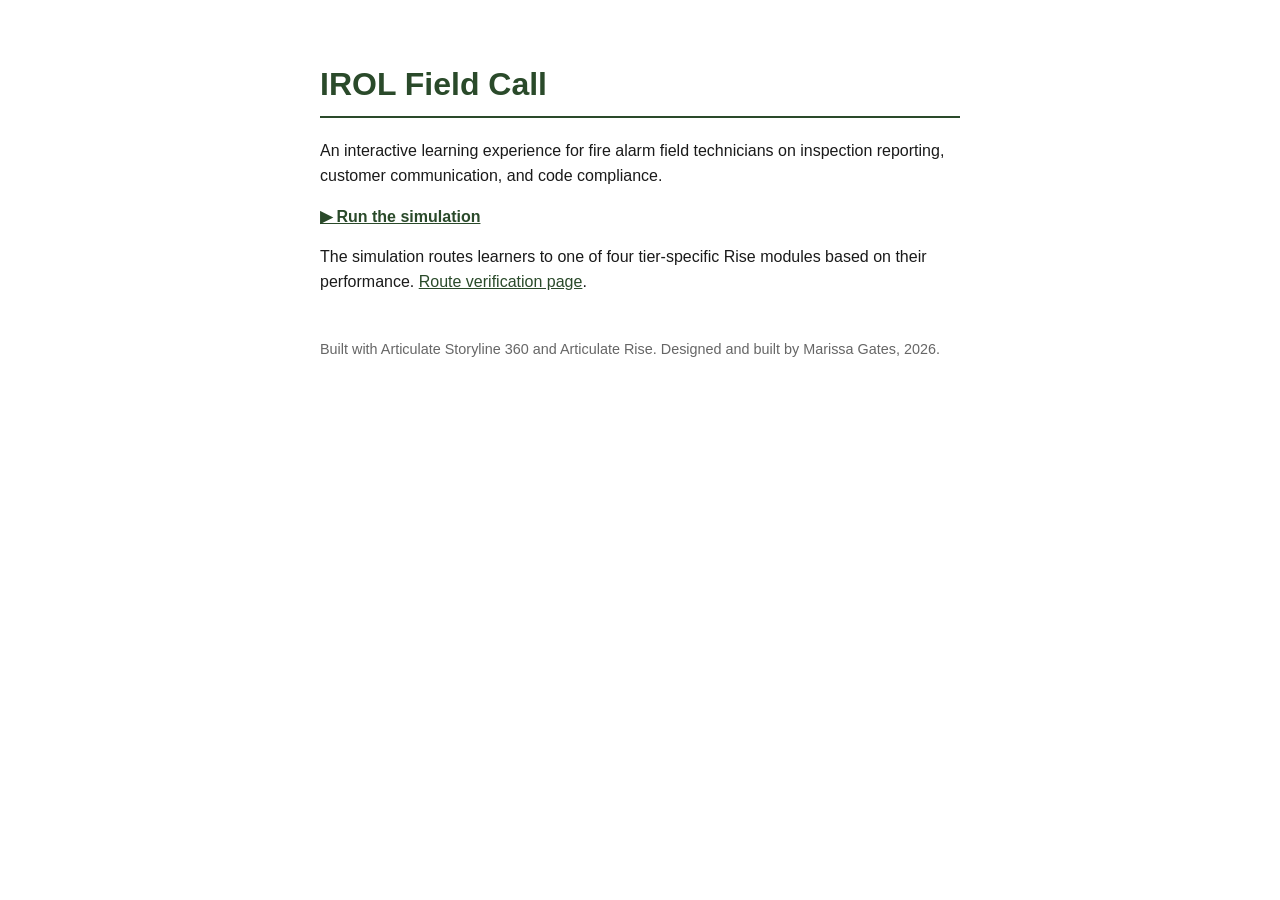
<file: index.html>
<!doctype html>
<html lang="en">
<head>
<meta charset="utf-8">
<title>IROL Field Call</title>
<style>
  body { font-family: -apple-system, BlinkMacSystemFont, sans-serif; max-width: 640px; margin: 60px auto; padding: 0 24px; color: #1a1a1a; line-height: 1.55; }
  h1 { color: #2a4a2a; border-bottom: 2px solid #2a4a2a; padding-bottom: 6px; }
  a { color: #2a4a2a; }
  p { margin: 1em 0; }
</style>
</head>
<body>
<h1>IROL Field Call</h1>
<p>An interactive learning experience for fire alarm field technicians on inspection reporting, customer communication, and code compliance.</p>
<p><strong><a href="storyline/story.html">▶ Run the simulation</a></strong></p>
<p>The simulation routes learners to one of four tier-specific Rise modules based on their performance. <a href="verify.html">Route verification page</a>.</p>
<p style="margin-top: 3em; font-size: 0.9em; color: #666;">Built with Articulate Storyline 360 and Articulate Rise. Designed and built by Marissa Gates, 2026.</p>
</body>
</html>
</file>
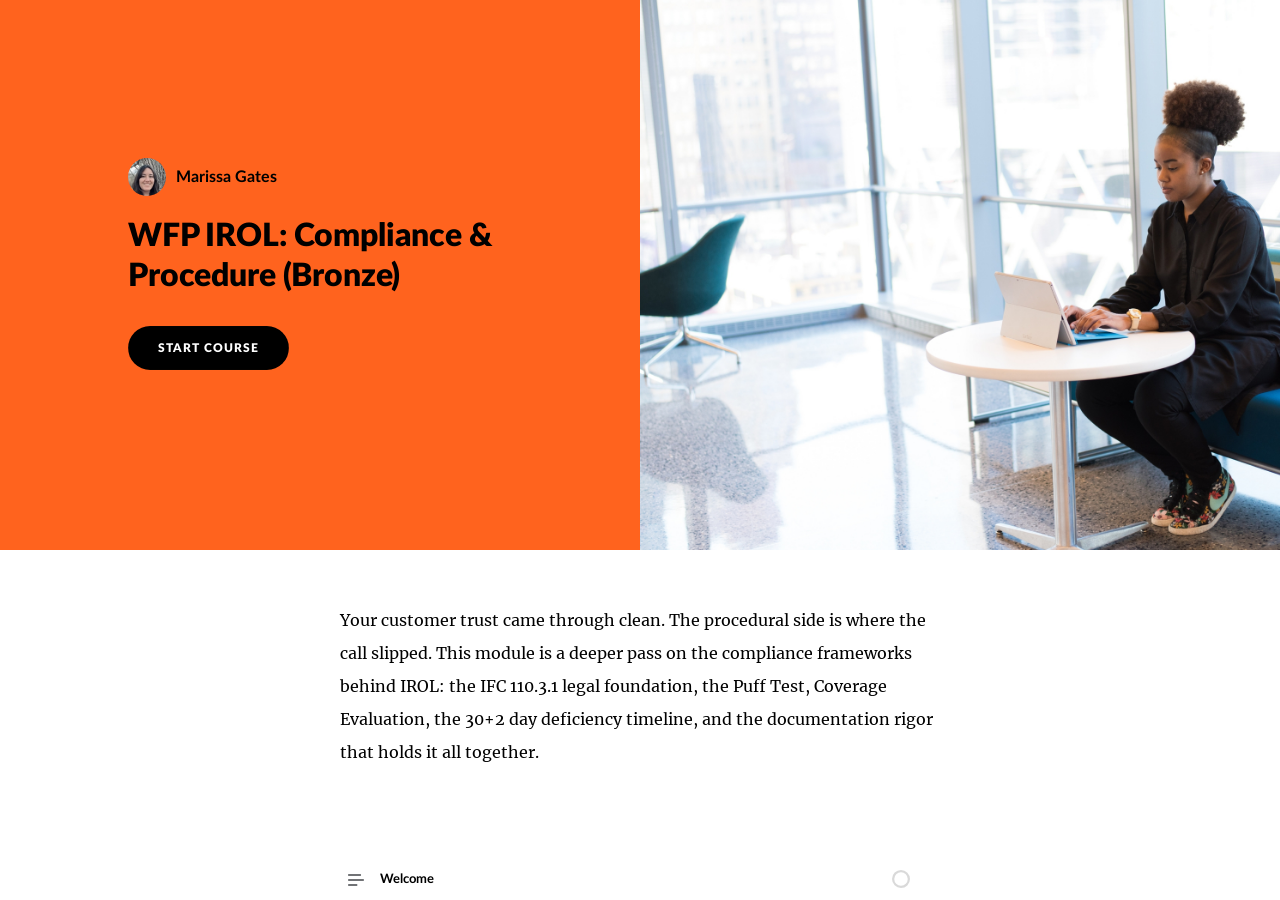
<file: rise_bronze/index.html>
<!doctype html>
<!-- 
course package version: pUgN9yp5
rise_frontend sha: efe1dd43407c908383137ef81280d5a5ccaed70c
learn_distribution_frontend sha: 58f9e6a3cac6fe631f2a571a530d27e96556efb0
mondrian sha: 058315073cf16d4f20393aae9049d9f229aee767
sandbox sha: 42753f3391b109fa3788c525c22880445ab48325
 -->
<html lang="en">
  <head>
    <meta charset="utf-8">
    <meta name="viewport" content="width=device-width,initial-scale=1">
    <title>WFP IROL: Compliance &amp; Procedure (Bronze)</title>
    
    <script type="application/json" id="__CONFIG__">
      {"remoteManifest":{"learn_distribution_frontend":{".js":["learn_dist/entry.js"]},"mondrian":{".js":["mondrian/entry.js"]}},"assetTargetPrefixes":{"media":"assets","font":"lib/fonts"}}
    </script>
    
    <script src="lib/dist/b0929565.js"></script>
  </head>
  <body>
    <div id="app"></div>
    
      <script src="lib/rise/3f019827.js"></script>
    
  </body>
</html>
</file>
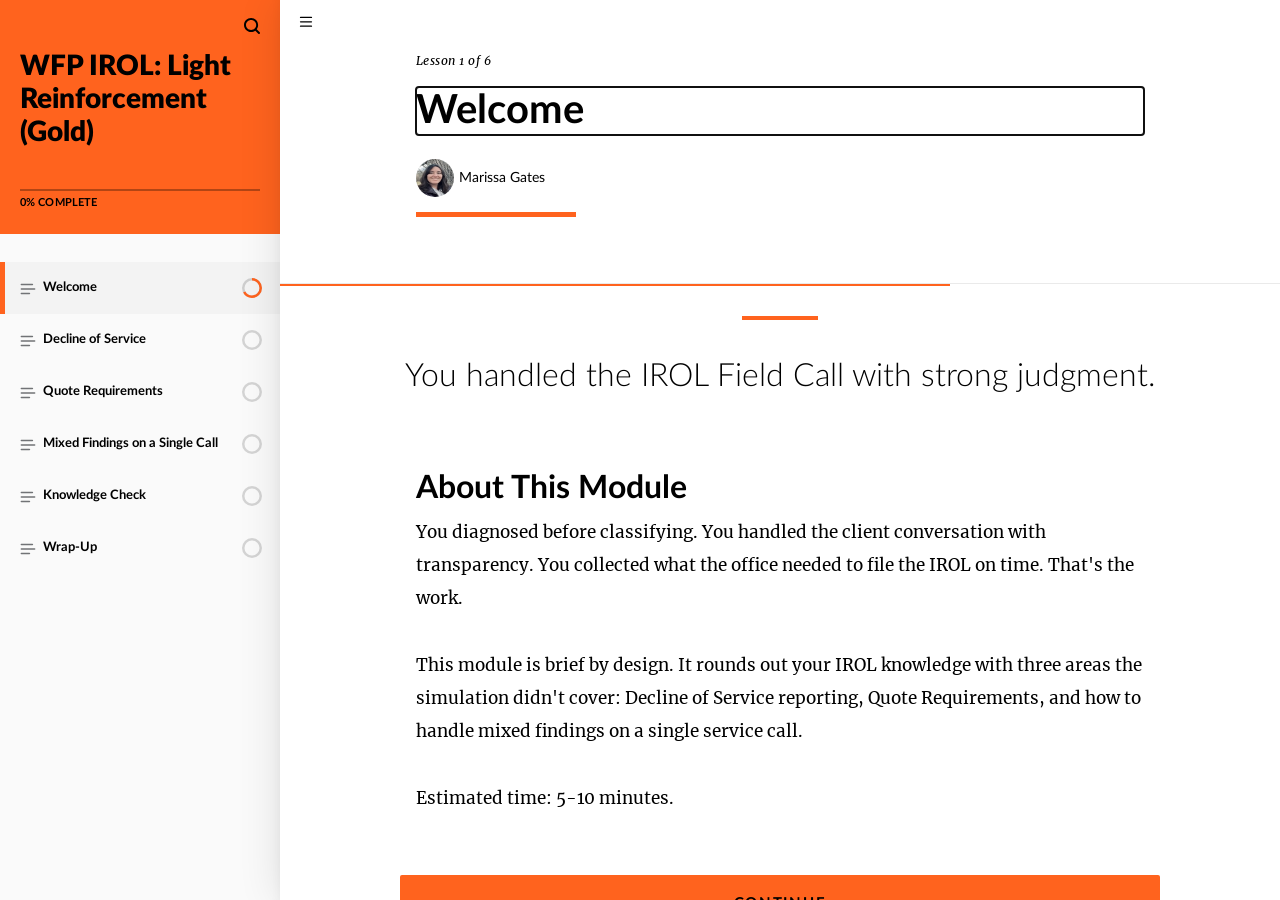
<file: rise_gold/index.html>
<!doctype html>
<!-- 
course package version: wLlG0Qhe
rise_frontend sha: efe1dd43407c908383137ef81280d5a5ccaed70c
learn_distribution_frontend sha: 58f9e6a3cac6fe631f2a571a530d27e96556efb0
mondrian sha: 058315073cf16d4f20393aae9049d9f229aee767
sandbox sha: 42753f3391b109fa3788c525c22880445ab48325
 -->
<html lang="en">
  <head>
    <meta charset="utf-8">
    <meta name="viewport" content="width=device-width,initial-scale=1">
    <title>WFP IROL: Light Reinforcement (Gold) </title>
    
    <script type="application/json" id="__CONFIG__">
      {"remoteManifest":{"learn_distribution_frontend":{".js":["learn_dist/entry.js"]},"mondrian":{".js":["mondrian/entry.js"]}},"assetTargetPrefixes":{"media":"assets","font":"lib/fonts"}}
    </script>
    
    <script src="lib/dist/b0929565.js"></script>
  </head>
  <body>
    <div id="app"></div>
    
      <script src="lib/rise/3f019827.js"></script>
    
  </body>
</html>
</file>
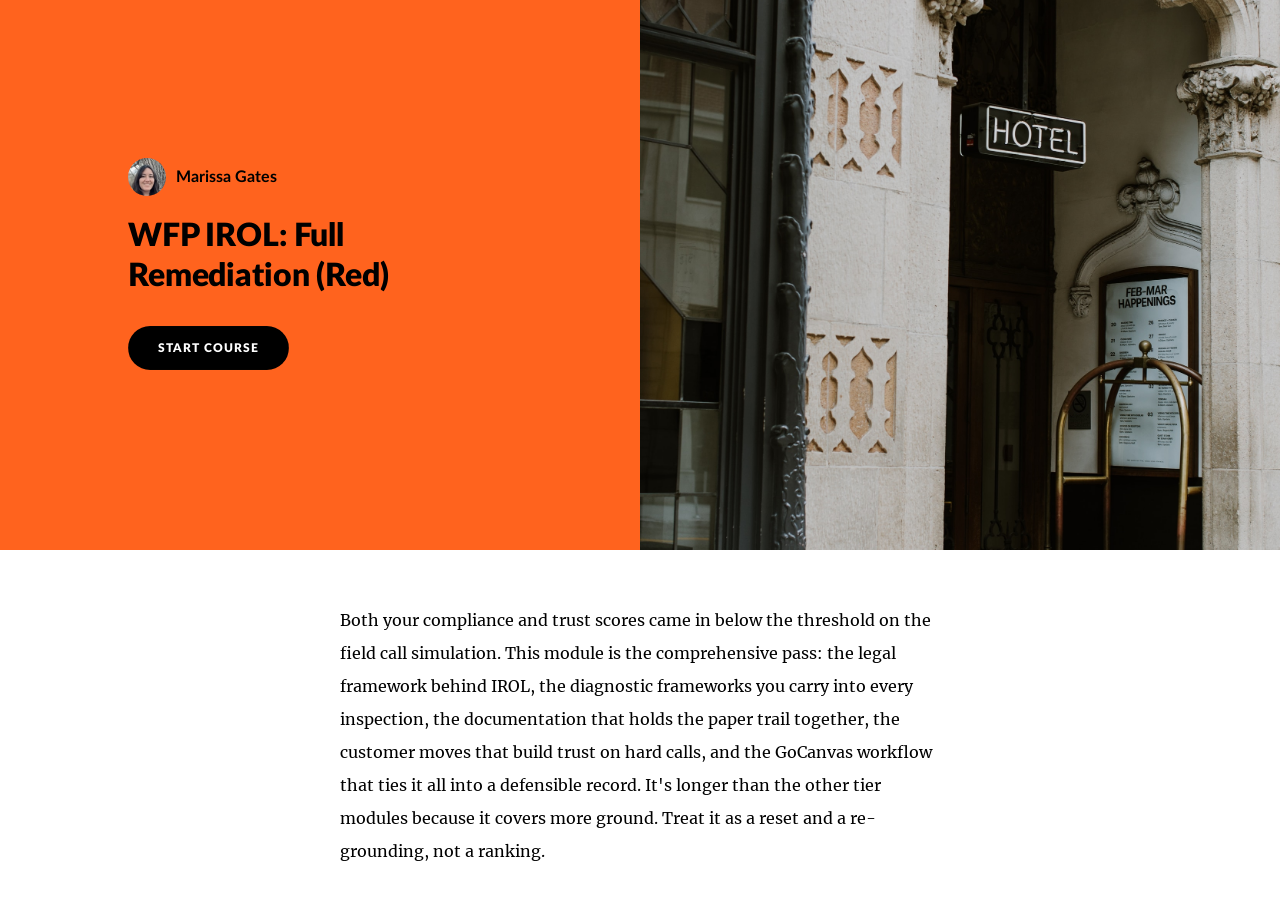
<file: rise_red/index.html>
<!doctype html>
<!-- 
course package version: 0uVCrDXd
rise_frontend sha: efe1dd43407c908383137ef81280d5a5ccaed70c
learn_distribution_frontend sha: 58f9e6a3cac6fe631f2a571a530d27e96556efb0
mondrian sha: 058315073cf16d4f20393aae9049d9f229aee767
sandbox sha: 42753f3391b109fa3788c525c22880445ab48325
 -->
<html lang="en">
  <head>
    <meta charset="utf-8">
    <meta name="viewport" content="width=device-width,initial-scale=1">
    <title>WFP IROL: Full Remediation (Red)</title>
    
    <script type="application/json" id="__CONFIG__">
      {"remoteManifest":{"learn_distribution_frontend":{".js":["learn_dist/entry.js"]},"mondrian":{".js":["mondrian/entry.js"]}},"assetTargetPrefixes":{"media":"assets","font":"lib/fonts"}}
    </script>
    
    <script src="lib/dist/b0929565.js"></script>
  </head>
  <body>
    <div id="app"></div>
    
      <script src="lib/rise/3f019827.js"></script>
    
  </body>
</html>
</file>
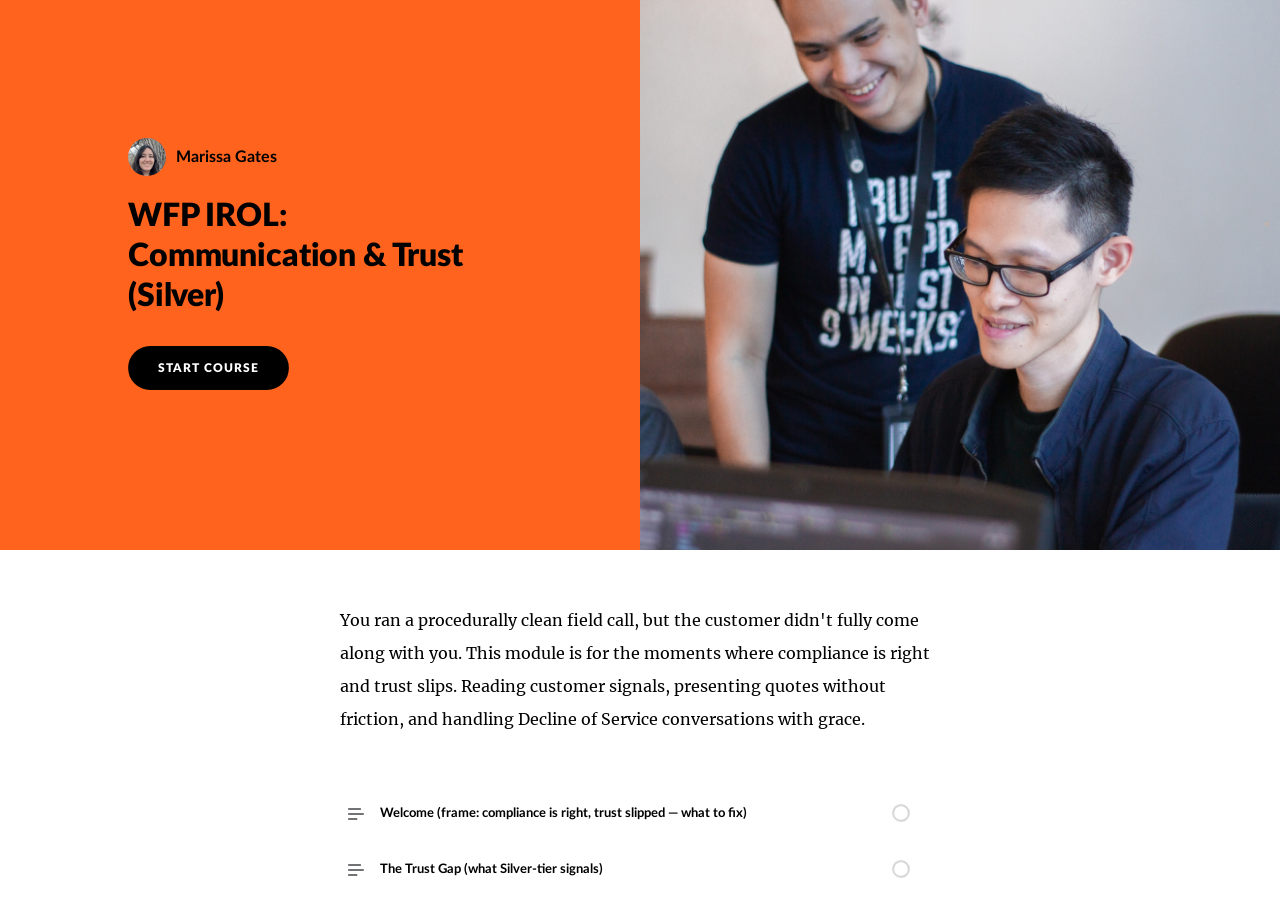
<file: rise_silver/index.html>
<!doctype html>
<!-- 
course package version: 7DkgSW8h
rise_frontend sha: efe1dd43407c908383137ef81280d5a5ccaed70c
learn_distribution_frontend sha: 58f9e6a3cac6fe631f2a571a530d27e96556efb0
mondrian sha: 058315073cf16d4f20393aae9049d9f229aee767
sandbox sha: 42753f3391b109fa3788c525c22880445ab48325
 -->
<html lang="en">
  <head>
    <meta charset="utf-8">
    <meta name="viewport" content="width=device-width,initial-scale=1">
    <title>WFP IROL: Communication &amp; Trust (Silver)</title>
    
    <script type="application/json" id="__CONFIG__">
      {"remoteManifest":{"learn_distribution_frontend":{".js":["learn_dist/entry.js"]},"mondrian":{".js":["mondrian/entry.js"]}},"assetTargetPrefixes":{"media":"assets","font":"lib/fonts"}}
    </script>
    
    <script src="lib/dist/b0929565.js"></script>
  </head>
  <body>
    <div id="app"></div>
    
      <script src="lib/rise/3f019827.js"></script>
    
  </body>
</html>
</file>
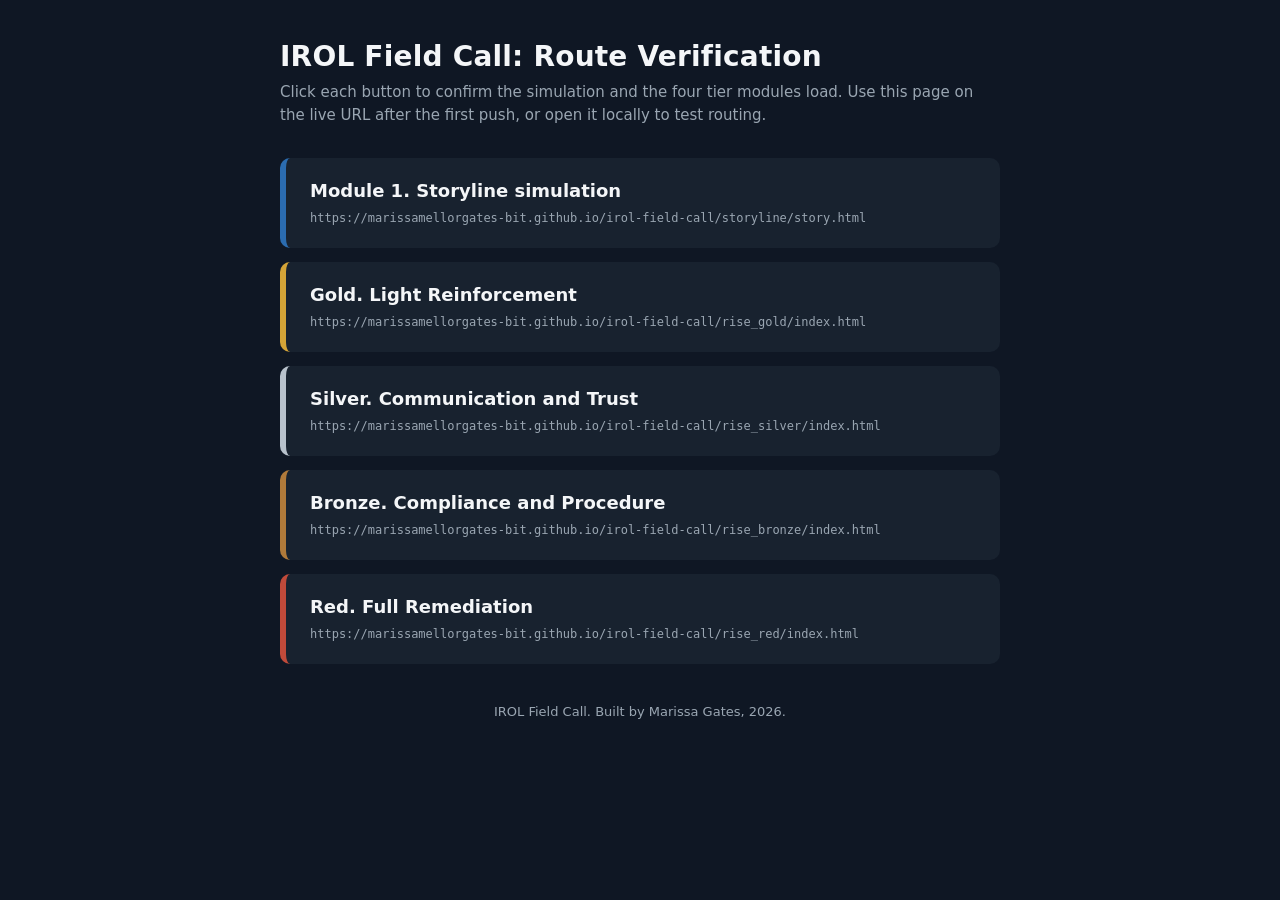
<file: verify.html>
<!doctype html>
<html lang="en">
<head>
<meta charset="utf-8">
<meta name="viewport" content="width=device-width, initial-scale=1">
<title>IROL Field Call: Verification</title>
<style>
  :root {
    --bg: #0f1724;
    --panel: #18222f;
    --ink: #f4f6f8;
    --muted: #9aa6b2;
    --gold: #d4a437;
    --silver: #b8c2cc;
    --bronze: #b07a3a;
    --red: #c04a3a;
    --blue: #2b6cb0;
  }
  * { box-sizing: border-box; }
  html, body { margin: 0; padding: 0; }
  body {
    background: var(--bg);
    color: var(--ink);
    font-family: -apple-system, BlinkMacSystemFont, "Segoe UI", system-ui, sans-serif;
    min-height: 100vh;
    padding: 40px 24px;
  }
  .wrap {
    max-width: 720px;
    margin: 0 auto;
  }
  h1 {
    font-size: 28px;
    font-weight: 600;
    margin: 0 0 8px;
    letter-spacing: 0.2px;
  }
  p.lede {
    color: var(--muted);
    margin: 0 0 32px;
    font-size: 15px;
    line-height: 1.5;
  }
  .grid {
    display: grid;
    grid-template-columns: 1fr;
    gap: 14px;
  }
  a.btn {
    display: block;
    background: var(--panel);
    color: var(--ink);
    text-decoration: none;
    padding: 22px 24px;
    border-radius: 10px;
    border-left: 6px solid var(--blue);
    transition: transform 0.12s ease, background 0.12s ease;
  }
  a.btn:hover {
    background: #20303f;
    transform: translateX(2px);
  }
  a.btn .label {
    font-size: 18px;
    font-weight: 600;
    display: block;
    margin-bottom: 6px;
  }
  a.btn .url {
    font-size: 12px;
    color: var(--muted);
    font-family: ui-monospace, SFMono-Regular, Menlo, monospace;
    word-break: break-all;
  }
  a.btn.gold { border-left-color: var(--gold); }
  a.btn.silver { border-left-color: var(--silver); }
  a.btn.bronze { border-left-color: var(--bronze); }
  a.btn.red { border-left-color: var(--red); }
  a.btn.sim { border-left-color: var(--blue); }
  footer {
    margin-top: 40px;
    color: var(--muted);
    font-size: 13px;
    text-align: center;
  }
</style>
</head>
<body>
<div class="wrap">
  <h1>IROL Field Call: Route Verification</h1>
  <p class="lede">Click each button to confirm the simulation and the four tier modules load. Use this page on the live URL after the first push, or open it locally to test routing.</p>

  <div class="grid">
    <a class="btn sim" href="https://marissamellorgates-bit.github.io/irol-field-call/storyline/story.html" target="_blank" rel="noopener">
      <span class="label">Module 1. Storyline simulation</span>
      <span class="url">https://marissamellorgates-bit.github.io/irol-field-call/storyline/story.html</span>
    </a>
    <a class="btn gold" href="https://marissamellorgates-bit.github.io/irol-field-call/rise_gold/index.html" target="_blank" rel="noopener">
      <span class="label">Gold. Light Reinforcement</span>
      <span class="url">https://marissamellorgates-bit.github.io/irol-field-call/rise_gold/index.html</span>
    </a>
    <a class="btn silver" href="https://marissamellorgates-bit.github.io/irol-field-call/rise_silver/index.html" target="_blank" rel="noopener">
      <span class="label">Silver. Communication and Trust</span>
      <span class="url">https://marissamellorgates-bit.github.io/irol-field-call/rise_silver/index.html</span>
    </a>
    <a class="btn bronze" href="https://marissamellorgates-bit.github.io/irol-field-call/rise_bronze/index.html" target="_blank" rel="noopener">
      <span class="label">Bronze. Compliance and Procedure</span>
      <span class="url">https://marissamellorgates-bit.github.io/irol-field-call/rise_bronze/index.html</span>
    </a>
    <a class="btn red" href="https://marissamellorgates-bit.github.io/irol-field-call/rise_red/index.html" target="_blank" rel="noopener">
      <span class="label">Red. Full Remediation</span>
      <span class="url">https://marissamellorgates-bit.github.io/irol-field-call/rise_red/index.html</span>
    </a>
  </div>

  <footer>IROL Field Call. Built by Marissa Gates, 2026.</footer>
</div>
</body>
</html>
</file>
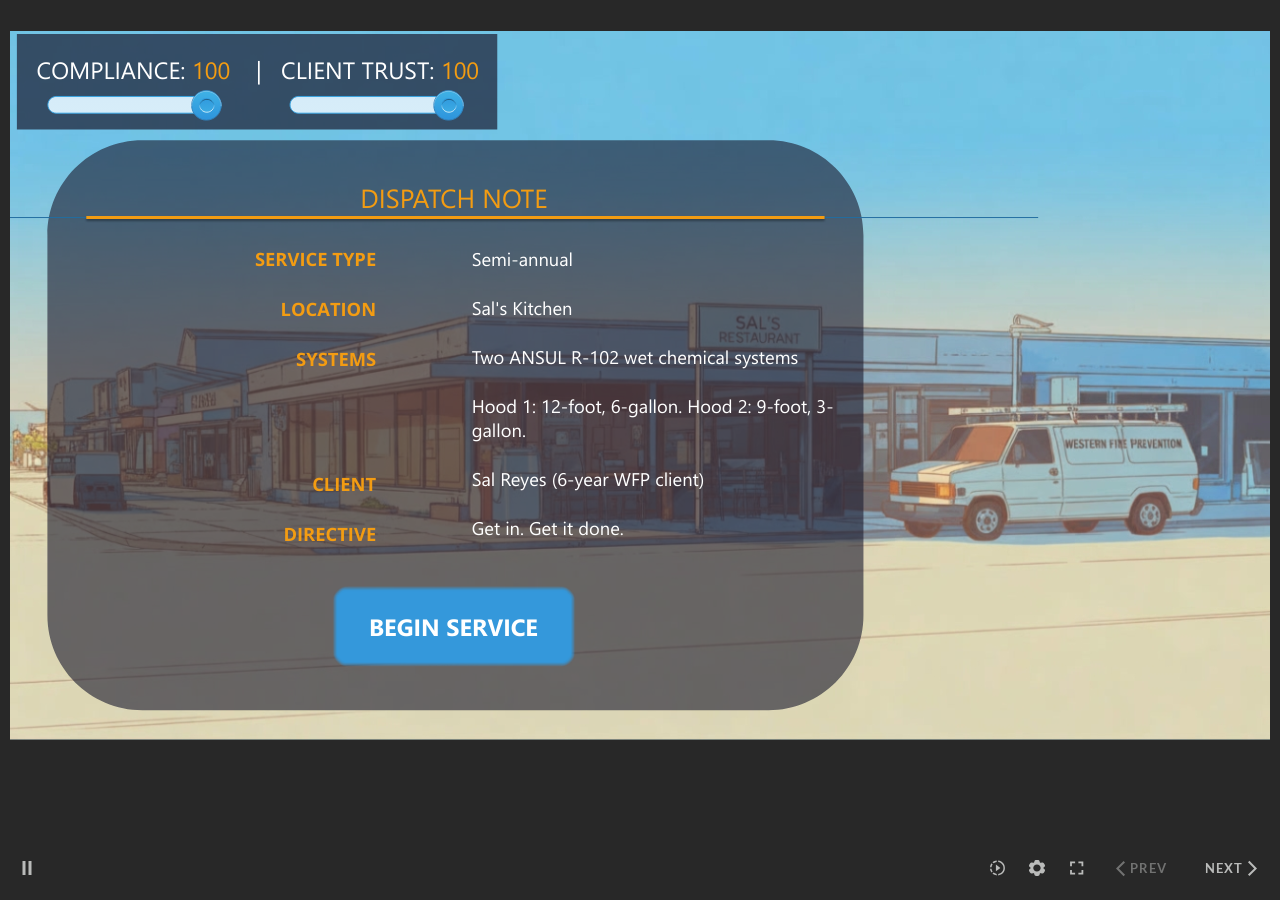
<file: storyline/story.html>
﻿<!doctype html>
<html lang="en-US">
<head>
  <meta charset="utf-8">
  <!-- Created using Storyline 360 x64 - http://www.articulate.com  -->
  <!-- version: 3.108.36037.0 -->
  <title>IROL Field Call Simulation</title>
  <meta http-equiv="x-ua-compatible" content="IE=edge"/>
  <meta name="viewport" content="width=device-width,initial-scale=1,user-scalable=no,shrink-to-fit=no,minimal-ui"/>
  <meta name="apple-mobile-web-app-capable" content="yes"/>
  <style>
    html, body { height: 100%; padding: 0; margin: 0 }
    #app { height: 100%; width: 100%; }
  </style>

  <script>
    window.DS = {};
    window.globals = {
      DATA_PATH_BASE: '',
      HAS_FRAME: true,
      HAS_SLIDE: true,

      lmsPresent: false,
      tinCanPresent: false,
      cmi5Present: false,
      aoSupport: false,
      scale: 'Scaled',
      captureRc: false,
      browserSize: 'optimal',
      bgColor: '#282828',
      features: 'DropInBase,LocalizationCaptionReview,PlayerSizeOption,SlideLevelScale',
      themeName: 'unified',
      preloaderColor: '#FFFFFF',
      suppressAnalytics: false,
      productChannel: 'stable',
      publishSource: 'storyline',
      aid: 'aid|38194535-1fb4-59f7-8797-a1cefdc6d6ee',
      cid: '67d0e721-bc29-4316-8aa6-66192c1734c5',
      playerVersion: '3.108.36037.0',
      publishTimestamp: '2026-05-25T19:09:16.8054939Z',
      maxIosVideoElements: 10,
      connectionSettings: { message: 'You%20are%20offline.%20Trying%20to%20reconnect...', useDarkTheme: false, mode: 'disabled' },
      hasFeature: function(feature) {
        return this.features.split(',').includes(feature);
      },
      
      parseParams: function(qs) {
        if (window.globals.parsedParams != null) {
          return window.globals.parsedParams;
        }
        qs = (qs || window.location.search.substr(1)).split('+').join(' ');
        var params = {},
            tokens,
            re = /[?&]?([^=]+)=([^&]*)/g;

        while (tokens = re.exec(qs)) {
          params[decodeURIComponent(tokens[1]).trim()] =
            decodeURIComponent(tokens[2]).trim();
        }
        window.globals.parsedParams = params;
        return params;
      }

    };

    if (window.flagsUnderTest != null) {
      window.globals.features = window.flagsUnderTest.reduce((accum, feature) => {
        if (!accum.includes(feature)) {
          accum.push(feature);
        }
        return accum;
      }, window.globals.features.split(',')).join();
    }
  </script>
  <script>
    var isIe11 = ('ActiveXObject' in window || window.MSBlobBuilder != null)
      && window.msCrypto != null && !window.ActiveXObject;
    if (isIe11) {
      window.globals.unsupportedBrowser = true;
      document.write(atob('[base64]'));
    }
  </script>

  <script>
    if (window.globals.hasFeature('Localization')) {
      
      
    }
  </script>

  
  
  <script>window.THREE = { };</script>
  
</head>
<body style="background: #282828" class="cs-HTML theme-unified">
  <!-- 360 -->
  <script>!function(){var e,i=/iPhone/i,o=/iPod/i,n=/iPad/i,t=/\biOS-universal(?:.+)Mac\b/i,r=/\bAndroid(?:.+)Mobile\b/i,a=/Android/i,d=/(?:SD4930UR|\bSilk(?:.+)Mobile\b)/i,p=/Silk/i,l=/Windows Phone/i,u=/\bWindows(?:.+)ARM\b/i,b=/BlackBerry/i,s=/BB10/i,c=/Opera Mini/i,f=/\b(CriOS|Chrome)(?:.+)Mobile/i,h=/Mobile(?:.+)Firefox\b/i,v=function(e){return void 0!==e&&"MacIntel"===e.platform&&"number"==typeof e.maxTouchPoints&&e.maxTouchPoints>1&&"undefined"==typeof MSStream};e=function(e){var m={userAgent:"",platform:"",maxTouchPoints:0};e||"undefined"==typeof navigator?"string"==typeof e?m.userAgent=e:e&&e.userAgent&&(m={userAgent:e.userAgent,platform:e.platform,maxTouchPoints:e.maxTouchPoints||0}):m={userAgent:navigator.userAgent,platform:navigator.platform,maxTouchPoints:navigator.maxTouchPoints||0};var g=m.userAgent,y=g.split("[FBAN");void 0!==y[1]&&(g=y[0]),void 0!==(y=g.split("Twitter"))[1]&&(g=y[0]);var A=function(e){return function(i){return i.test(e)}}(g),w={apple:{phone:A(i)&&!A(l),ipod:A(o),tablet:!A(i)&&(A(n)||v(m))&&!A(l),universal:A(t),device:(A(i)||A(o)||A(n)||A(t)||v(m))&&!A(l)},amazon:{phone:A(d),tablet:!A(d)&&A(p),device:A(d)||A(p)},android:{phone:!A(l)&&A(d)||!A(l)&&A(r),tablet:!A(l)&&!A(d)&&!A(r)&&(A(p)||A(a)),device:!A(l)&&(A(d)||A(p)||A(r)||A(a))||A(/\bokhttp\b/i)},windows:{phone:A(l),tablet:A(u),device:A(l)||A(u)},other:{blackberry:A(b),blackberry10:A(s),opera:A(c),firefox:A(h),chrome:A(f),device:A(b)||A(s)||A(c)||A(h)||A(f)},any:!1,phone:!1,tablet:!1};return w.any=w.apple.device||w.android.device||w.windows.device||w.other.device,w.phone=w.apple.phone||w.android.phone||w.windows.phone,w.tablet=w.apple.tablet||w.android.tablet||w.windows.tablet,w}(),"object"==typeof exports&&"undefined"!=typeof module?module.exports=e:"function"==typeof define&&define.amd?define((function(){return e})):this.isMobile=e}();
    window.isMobile.apple.tablet = window.isMobile.apple.tablet ||
      (navigator.platform === 'MacIntel' && navigator.maxTouchPoints > 1);
    window.isMobile.apple.device = window.isMobile.apple.device || window.isMobile.apple.tablet;
    window.isMobile.tablet = window.isMobile.tablet || window.isMobile.apple.tablet;
    window.isMobile.any = window.isMobile.any || window.isMobile.apple.tablet;
  </script>

  <div id="focus-sink" tabindex="-1"></div>

  <div id="preso"></div>
  <script>
    (function() {

      var classTypes = [ 'desktop', 'mobile', 'phone', 'tablet' ];

      var addDeviceClasses = function(prefix, testObj) {
        var curr, i;
        for (i = 0; i < classTypes.length; i++) {
          curr = classTypes[i];
          if (testObj[curr]) {
            document.body.classList.add(prefix + curr);
          }
        }
      };

      var params = window.globals.parseParams(),
          isDevicePreview = params.devicepreview === '1',
          isPhoneOverride = params.deviceType === 'phone' || (isDevicePreview && params.phone == '1'),
          isTabletOverride = (params.deviceType === 'tablet' || isDevicePreview) && !isPhoneOverride,
          isMobileOverride = isPhoneOverride || isTabletOverride;

      var deviceView = {
        desktop: !window.isMobile.any && !isMobileOverride,
        mobile: window.isMobile.any || isMobileOverride,
        phone: isPhoneOverride || (window.isMobile.phone && !isTabletOverride),
        tablet: isTabletOverride || window.isMobile.tablet
      };

      window.globals.deviceView = deviceView;
      window.isMobile.desktop = !window.isMobile.any;
      window.isMobile.mobile = window.isMobile.any;

      addDeviceClasses('view-', deviceView);

    })();
  </script>
  
  <script src='story_content/triggers.js' type=text/javascript></script>
<script src='story_content/user.js' type=text/javascript></script>
  <div class="slide-loader"></div>

  <script>
    var doc = document, loader = doc.body.querySelector('.slide-loader'); [ 1, 2, 3 ].forEach(function(n) { var d = doc.createElement('div'); d.style.backgroundColor = window.globals.preloaderColor; d.classList.add('mobile-loader-dot'); d.classList.add('dot' + n); loader.appendChild(d); });
  </script>

  <div class="mobile-load-title-overlay" style="display: none">
    <div class="mobile-load-title">IROL Field Call Simulation</div>
  </div>

  <div class="mobile-chrome-warning"></div>

  
<style>
  .warn-connection-dialog {
    display: none;
    background: transparent;
    pointer-events: all;
    position: fixed;
    left: 0;
    top: 0;
    width: 100%;
    height: 100%;
    z-index: 999;
  }

  .warn-connection-content {
    pointer-events: all;
    border-radius: 4px;
    background: white;
    border: 1px solid #E7E7E7;
    color: #333333;
    box-shadow: 0 2px 4px rgba(0, 0, 0, 0.25);
    transition: all 150ms ease-out;
    position: absolute;
    white-space: nowrap;
  }

  .view-phone.is-landscape .warn-connection-content {
    left: 23px;
    bottom: 23px;
  }

  .view-tablet.is-landscape .warn-connection-content {
    left: 50%;
    top: 20px;
    transform: translateX(-50%);
  }

  .view-mobile.is-portrait .warn-connection-content {
    transform: translate(-50%, calc(-100% - 15px));
  }

  .warn-connection-content p {
    display: inline-block;
    margin: 0 8px 0 0;
    line-height: 33px;
    font-size: 11px;
  }

  .warn-connection-content svg {
    position: relative;
    vertical-align: middle;
    margin: 0 2px 2px 8px;
  }

  .view-desktop .warn-connection-content {
    left: 1.5em;
    bottom: 1.5em;
  }

  .view-desktop .warn-connection-content p {
    font-size: 1.1em;
  }

  .is-offline .warn-connection-dialog {
    display: block;
  }

  .is-offline .cs-panel * {
    pointer-events: none !important;
  }

  .is-offline .cs-panel {
    pointer-events: all !important;
  }

  .is-offline #nav-controls * {
    pointer-events: none !important;
  }

  .is-offline #nav-controls {
    pointer-events: all !important;
  }
</style>

<div class="warn-connection-dialog" role="alertdialog" aria-modal="true" tabindex="0" aria-labelledby="warn-connection-message">
  <div class="warn-connection-content">
    <svg width="17" height="15" viewBox="0 0 17 15" xmlns="http://www.w3.org/2000/svg">
      <path fill="#8F0000" stroke="white" d="M16.07,12.98 L15.88,12.23 L9.51,1.21 C8.97,0.26,7.6,0.26,7.06,1.21 L0.69,12.23 C0.15,13.16,0.81,14.36,1.91,14.36 H14.65 C15.47,14.36,16.05,13.7,16.07,12.98 Z"/>
      <path fill="white" stroke="white" d="M8.58,5.5 C8.35,5.28,8.5,5.35,8.21,5.32 C8.09,5.35,7.97,5.49,7.96,5.67 C7.97,5.79,7.98,5.92,7.98,6.04 L7.98,6.04 C7.99,6.17,8,6.31,8.01,6.43 L8.01,6.44 C8.03,6.92,8.06,7.41,8.09,7.9 L8.09,7.9 C8.12,8.39,8.14,8.88,8.17,9.37 C8.17,9.39,8.18,9.42,8.2,9.44 C8.23,9.46,8.25,9.47,8.28,9.47 C8.31,9.47,8.34,9.46,8.35,9.44 C8.37,9.43,8.38,9.4,8.39,9.35 L8.39,9.34 C8.39,9.24,8.4,9.15,8.4,9.05 L8.4,9.05 C8.41,8.96,8.41,8.86,8.42,8.75 C8.43,8.44,8.45,8.12,8.47,7.81 L8.47,7.81 C8.49,7.49,8.51,7.18,8.53,6.87 C8.55,6.46,8.56,6.05,8.59,5.64 L8.6,5.62 C8.6,5.57,8.59,5.53,8.58,5.5 L8.21,5.32 Z"/>
      <circle fill="white" stroke="white" cx="8.3" cy="11.35" r="0.3"/>
    </svg>
    <p id="warn-connection-message">You are offline. Trying to reconnect...</p>
  </div>
</div>

<script>
  (function() {
    window.DS.connection = {
      warningShown: false,
      assets: {},
      loadingAssetGroup: false,
      retryDelay: 500
    };

    var connectionSettings = window.globals.connectionSettings || {};

    var useConnectionMessages = window.AbortController != null &&
      window.location.protocol != 'file:' &&
      connectionSettings.mode === 'normal';

    window.DS.connection.useConnectionMessages = useConnectionMessages;

    var assetCount = 0;
    var checkLoadedId;


    if (useConnectionMessages && connectionSettings != null) {
      var contentEl = document.querySelector('.warn-connection-content');
      var messageEl = contentEl.querySelector('p');

      if (connectionSettings.useDarkTheme) {
        contentEl.style.borderColor = '#BABBBA';
        contentEl.style.backgroundColor = '#282828';
        contentEl.style.color = '#FFFFFF';
      }

      if (connectionSettings.message != null) {
        messageEl.textContent = window.decodeURIComponent(connectionSettings.message);
      }
    }

    function checkAssetsReady() {
      for (var i in DS.connection.assets) {
        if (!DS.connection.assets[i].success) {
          return false;
        }
      }
      return true;
    }

    function stopAssetGroup() {
      if (!useConnectionMessages) { return; }

      assetCount = 0;

      DS.connection.oldAssetGroup = DS.connection.assets;
      DS.connection.assets = {};
      DS.connection.loadingAssetGroup = false;
      clearInterval(checkLoadedId);
    }

    function startAssetGroup() {
      if (!useConnectionMessages) { return; }
      var ticks = 0;
      clearInterval(checkLoadedId);
      checkLoadedId = setInterval(function() {
        var loaded = 0;
        if (assetCount === 0 && loaded === 0) {
          clearInterval(checkLoadedId);
          return;
        }

        for (var i in DS.connection.assets) {
          if (DS.connection.assets[i].success) {
            loaded++;
          }
        }

        if (assetCount === loaded && checkAssetsReady()) {
          for (var i in DS.connection.assets) {
            if (DS.connection.assets[i].action) {
              DS.connection.assets[i].action();
            }
          }
          hideWarning();
          stopAssetGroup();
        }
      }, 100)
    }

    function requiredAsset(url, action, retry, type) {
      if (!useConnectionMessages) { return; }
      if (DS.connection.assets[url]) { return; }

      DS.connection.assets[url] = {
        success: false, action: action, retry: retry, type: type
      };
      assetCount = Object.keys(DS.connection.assets).length;
      if (!DS.connection.loadingAssetGroup) {
        startAssetGroup();
      }
      DS.connection.loadingAssetGroup = true;
    }

    function assetLoaded(url) {
      if (!useConnectionMessages) { return; }
      if (DS.connection.assets[url]) {
        DS.connection.assets[url].success = true;
      }
    }

    function assetFailed(url) {
      if (!useConnectionMessages) { return; }
      if (!DS.connection.assets[url]) {
        if (/\.js$/.test(url) && url.indexOf('transcripts') === -1) {
          setTimeout(function() {
            if (DS.connection.lastSlideLoaded != null) {
              DS.connection.lastSlideLoaded();
            }
          }, DS.connection.retryDelay);
        }
        return;
      }
      if (!DS.connection.warningShown) { showWarning(); }
      if (DS.connection.assets[url].retry) {
        setTimeout(function() {
          if (!DS.connection.assets[url].success) {
            DS.connection.assets[url].retry()
          }
        }, DS.connection.retryDelay);
      }
    }

    function hideWarning() {
      document.body.classList.remove('is-offline');
      DS.connection.warningShown = false;
      enableKeys();
    }
    DS.connection.hideWarning = hideWarning

    function showWarning(btn) {
      document.body.classList.add('is-offline')
      DS.connection.warningShown = true;
      updateWarningPosition();
      disableKeys();
    }

    function updateWarningPosition() {
      if (!DS.connection.warningShown) {
        return;
      }

      var isPortrait = document.body.classList.contains('is-portrait');
      var isMobile = document.body.classList.contains('view-mobile');
      var warningEl = document.querySelector('.warn-connection-content');

      if (isPortrait && isMobile) {
        var slide = document.querySelector('.primary-slide');
        var slideRect = slide != null
          ? slide.getBoundingClientRect()
          : { top: window.innerHeight, left: 0, width: window.innerWidth };

        warningEl.style.top = `${slideRect.top}px`
        warningEl.style.left = `${slideRect.left + slideRect.width / 2}px`
      } else {
        warningEl.style.top = null;
        warningEl.style.left = null;
      }

      window.requestAnimationFrame(updateWarningPosition);
    }

    function onDisableKeyDown(e) {
      e.preventDefault();
      e.stopImmediatePropagation();
    }

    function onDisableKeyUp(e) {
      e.preventDefault();
      e.stopImmediatePropagation();
    }

    var accStyle = document.createElement('style');
    var warnDialogEl = document.querySelector('.warn-connection-dialog');

    function disableKeys() {
      if (DS.views && DS.views.nsStack && DS.views.nsStack.length === 1) {
        DS.views.nsStack[0].tabReachable = false
        DS.views.nsStack[0].updateTabIndex(true);
      }

      accStyle.innerHTML = '.acc-shadow-dom { display: none; }';
      document.body.appendChild(accStyle);

      warnDialogEl.parentNode.append(warnDialogEl);
      warnDialogEl.focus();
    }

    function enableKeys() {
      accStyle.remove();
      if (DS.views && DS.views.nsStack && DS.views.nsStack.length === 1 && DS.views.nsStack[0].name === '_frame') {
        DS.views.nsStack[0].tabReachable = true;
        DS.views.nsStack[0].updateTabIndex();
      }
    }

    // these will all be noops if the feature flag isn't set in
    // the data and `window.globals.features`
    DS.connection.requiredAsset = requiredAsset;
    DS.connection.assetLoaded = assetLoaded;
    DS.connection.assetFailed = assetFailed;
    DS.connection.stopAssetGroup = stopAssetGroup;
    DS.connection.startAssetGroup = startAssetGroup;
  })();
</script>


  <script>
    
    if (window.autoSpider && window.vInterfaceObject) {
      document.querySelector('.mobile-load-title-overlay').style.display = 'none';
    }
  </script>

  

  <link rel="stylesheet" href="html5/data/css/output.min.css" data-noprefix/>
</body>
<script src="html5/lib/scripts/bootstrapper.min.js"></script>
</html>
</file>
<file: storyline/html5/data/css/output.min.css>
@font-face {
  font-family: 'Lato Charset1_ 69EqCTrKB7B0E634';
  src: url('[data-uri]');
  font-style: normal;
  font-weight: normal;
}
@font-face {
  font-family: 'Segoe UI Charset1_ 5vDf85E17602';
  src: url('[data-uri]');
  font-style: normal;
  font-weight: normal;
}
@font-face {
  font-family: 'Segoe UIBold CharseBold1A570906';
  src: url('[data-uri]');
  font-style: normal;
  font-weight: normal;
}
@font-face {
  font-family: 'Open SansBold CharsBoldF426C50B';
  src: url('[data-uri]');
  font-style: normal;
  font-weight: normal;
}
@font-face {
  font-family: 'Open Sans Charset1_ 6R71C9ADE09';
  src: url('[data-uri]');
  font-style: normal;
  font-weight: normal;
}
@font-face {
  font-family: 'MS GothicBold CharsBoldB561F775';
  src: url('[data-uri]');
  font-style: normal;
  font-weight: normal;
}
@font-face {
  font-family: 'Segoe UI Charset0_v6ILX6DDBD922';
  src: url('[data-uri]');
  font-style: normal;
  font-weight: normal;
}
@font-face {
  font-family: 'Segoe UIBold CharseBoldBCDFEF18';
  src: url('[data-uri]');
  font-style: normal;
  font-weight: normal;
}
@font-face {
  font-family: 'Open Sans Charset0_v9TY33EDE6F2';
  src: url('[data-uri]');
  font-style: normal;
  font-weight: normal;
}
@font-face {
  font-family: 'Open SansBold CharsBoldE47A47C6';
  src: url('[data-uri]');
  font-style: normal;
  font-weight: normal;
}
@font-face {
  font-family: 'Segoe UI Symbol Charset83807FB4';
  src: url('[data-uri]');
  font-style: normal;
  font-weight: normal;
}
@font-face {
  font-family: 'MS GothicBold CharsBold712D8200';
  src: url('[data-uri]');
  font-style: normal;
  font-weight: normal;
}
.cs-HTML {
  background: rgba(40, 40, 40, 1);
}
.cs-pxabnsnfns00010000001 .cs-infopanel  {
  box-shadow: 0 1px 0 rgba(0, 0, 0, 0);
  background: rgba(255, 255, 255, 1);
}
.cs-pxabnsnfns00010000001 .cs-infopanel .cs-link {
  color: rgba(186, 187, 186, 1);
}
.cs-pxabnsnfns00010000001 .cs-infopanel .cs-link:hover {
  color: rgba(255, 255, 255, 1);
}
.cs-pxabnsnfns00010000001 .cs-infopanel .cs-name {
  color: rgba(68, 68, 68, 1);
}
.cs-pxabnsnfns00010000001 .cs-infopanel .cs-title {
  color: rgba(153, 153, 153, 1);
}
.cs-pxabnsnfns00010000001 .cs-infopanelpopup  {
  box-shadow: 0 1px 0 rgba(0, 0, 0, 0);
  background: rgba(0, 0, 0, 0);
}
.cs-pxabnsnfns00010000001 .cs-infopanelpopup .cs-link {
  color: rgba(255, 0, 0, 1);
}
.cs-pxabnsnfns00010000001 .cs-infopanelpopup .cs-link:hover {
  color: rgba(255, 255, 255, 1);
}
.cs-pxabnsnfns00010000001 .cs-infopanelpopup .cs-name {
  color: rgba(255, 255, 255, 1);
}
.cs-pxabnsnfns00010000001 .cs-infopanelpopup .cs-bio {
  color: rgba(186, 187, 186, 1);
}
.cs-pxabnsnfns00010000001 .cs-timer  {
  color: rgba(186, 187, 186, 1);
}
.cs-pxabnsnfns00010000001 .cs-duration stop:first-child {
  stop-color: rgba(60, 60, 60, 1);
}
.cs-pxabnsnfns00010000001 .cs-duration stop:last-child {
  stop-color: rgba(60, 60, 60, 1);
}
.cs-pxabnsnfns00010000001 .cs-elapsed stop:first-child {
  stop-color: rgba(254, 227, 71, 1);
}
.cs-pxabnsnfns00010000001 .cs-elapsed stop:last-child {
  stop-color: rgba(254, 227, 71, 1);
}
.cs-pxabnsnfns00010000001 .cs-timer .cs-pie .cs-innerstroke {
  stroke: rgba(199, 199, 199, 1);
}
.cs-pxabnsnfns00010000001 .cs-timer .cs-pie .cs-innerborder {
  stroke: rgba(255, 255, 255, 1);
}
.cs-pxabnsnfns00010000001 .cs-window  {
  box-shadow: 0 8px 5px rgba(0, 0, 0, 0.2);
  border-color: rgba(49, 99, 0, 0);
  background: rgba(33, 33, 33, 1);
  color: rgba(248, 248, 248, 1);
}
.cs-pxabnsnfns00010000001 .cs-window .cs-diva {
  border-color: rgba(78, 78, 78, 1);
}
.cs-pxabnsnfns00010000001 .cs-window .cs-divb {
  border-color: rgba(78, 78, 78, 0);
}
.cs-pxabnsnfns00010000001 .cs-editor .cs-editor-slide {
  color: rgba(226, 226, 226, 1);
}
.cs-pxabnsnfns00010000001 .cs-editor .cs-editor-html {
  color: rgba(186, 187, 186, 1);
}
.cs-pxabnsnfns00010000001 .cs-editor .cs-editor-button {
  text-shadow: 0 1px 0 rgba(0, 0, 0, 0);
  color: rgba(255, 255, 255, 1);
  border-color: rgba(211, 211, 211, 1);
  background: rgba(34, 34, 34, 1);
}
.cs-pxabnsnfns00010000001 .cs-editor .cs-editor-button:hover {
  background: rgba(68, 68, 68, 1);
}
.cs-pxabnsnfns00010000001 .cs-editor .cs-editor-button:active {
  background: rgba(68, 68, 68, 1);
}
.cs-pxabnsnfns00010000001 .cs-listitem  {
  color: rgba(186, 187, 186, 1);
  border-color: none;
  border: 1px solid transparent;
}
.cs-pxabnsnfns00010000001 .cs-listitem:hover {
  background: rgba(255, 255, 255, 0.06);
  border-color: rgba(108, 108, 108, 1) !important;
  border-width: 1px;
  border-radius: 2px;
  border-style: solid;
  box-sizing: border-box;
}
.cs-pxabnsnfns00010000001 .cs-listitem.hover {
  background: rgba(255, 255, 255, 0.06);
  border-color: rgba(108, 108, 108, 1) !important;
  border-width: 1px;
  border-radius: 2px;
  border-style: solid;
  box-sizing: border-box;
}
.cs-pxabnsnfns00010000001 .cs-glossary  {
  color: rgba(186, 187, 186, 1);
}
.cs-pxabnsnfns00010000001 .cs-glossary .cs-scrolling-panel {
  background: rgba(0, 0, 0, 0);
}
.cs-pxabnsnfns00010000001 .cs-glossary .cs-term.cs-selected .cs-choice-list-trigger {
  color: rgba(255, 255, 255, 1);
  background: rgba(255, 255, 255, 1);
}
.cs-pxabnsnfns00010000001 .cs-glossary .cs-term.cs-selected .cs-choice-list-trigger:focus {
  color: rgba(255, 255, 255, 1);
  background: rgba(255, 255, 255, 1);
}
.cs-pxabnsnfns00010000001 .cs-glossary .cs-term:hover .cs-choice-list-trigger {
  background: rgba(186, 187, 186, 1);
}
.cs-pxabnsnfns00010000001 .cs-glossary .cs-term.hover .cs-choice-list-trigger {
  background: rgba(186, 187, 186, 1);
}
.cs-pxabnsnfns00010000001 .cs-glossary .cs-term .cs-choice-list-trigger:focus {
  background: rgba(186, 187, 186, 1);
}
.cs-pxabnsnfns00010000001 .cs-glossary .cs-diva {
  border-color: rgba(0, 0, 0, 0);
}
.cs-pxabnsnfns00010000001 .cs-glossary .cs-divb {
  border-color: rgba(0, 0, 0, 0);
}
.cs-pxabnsnfns00010000001 .cs-glossary .cs-divc {
  border-color: rgba(0, 0, 0, 0);
}
.cs-pxabnsnfns00010000001 .cs-glossary .cs-heading {
  color: rgba(248, 248, 248, 1);
  font-weight: 700;
}
.note-content p span {
  color: rgba(186, 187, 186, 1);
  line-height: 1.4em;
  font-size: 103.769%;
}
.cs-pxabnsnfns00010000001 .cs-resource .cs-separator {
  border-color: rgba(0, 0, 0, 0);
}
.cs-pxabnsnfns00010000001 .cs-outline  {
  color: rgba(45, 45, 45, 1);
}
.cs-pxabnsnfns00010000001 .cs-outline .cs-diva {
  border-color: rgba(0, 0, 0, 0);
}
.cs-pxabnsnfns00010000001 .cs-outline .cs-divb {
  border-color: rgba(0, 0, 0, 0);
}
.cs-pxabnsnfns00010000001 .cs-outline .cs-divc {
  border-color: rgba(0, 0, 0, 0);
}
.cs-pxabnsnfns00010000001 .cs-outline .cs-search-filter:hover {
  color: rgba(0, 0, 0, 0);
}
.cs-pxabnsnfns00010000001 .cs-outline .cs-search-filter.hover {
  color: rgba(0, 0, 0, 0);
}
.cs-pxabnsnfns00010000001 .cs-transcript  {
  color: rgba(255, 255, 255, 1);
}
.cs-pxabnsnfns00010000001 .cs-transcript .cs-div {
  border-color: rgba(0, 0, 0, 0);
}
.cs-pxabnsnfns00010000001 .cs-tabs:not(.topmenu-item) {
  color: rgba(248, 248, 248, 1);
}
.cs-pxabnsnfns00010000001 .cs-tabs .cs-inner-button:not(.topmenu-item) {
  text-shadow: 0 1px 0 rgba(0, 0, 0, 0);
}
.cs-pxabnsnfns00010000001 .cs-tabs:hover:not(.topmenu-item) {
  color: rgba(248, 248, 248, 1);
}
.cs-pxabnsnfns00010000001 .cs-tabs.cs-selected {
  background: rgba(0, 0, 0, 0);
  color: rgba(248, 248, 248, 1);
}
.cs-pxabnsnfns00010000001 .cs-seekcontrol  {
  background: rgba(0, 0, 0, 0);
  border-color: rgba(0, 0, 0, 0);
}
.cs-pxabnsnfns00010000001 .cs-seekcontrol .cs-button:hover .cs-icon {
  fill: rgba(255, 255, 255, 1);
}
.cs-pxabnsnfns00010000001 .cs-seekcontrol .cs-button.hover .cs-icon {
  fill: rgba(255, 255, 255, 1);
}
.cs-pxabnsnfns00010000001 .cs-seekcontrol .cs-button .cs-icon-shadow {
  fill: rgba(0, 0, 0, 0);
}
.cs-pxabnsnfns00010000001 .cs-seekcontrol .cs-button .cs-icon {
  fill: rgba(180, 180, 180, 1);
}
.cs-pxabnsnfns00010000001 .cs-seekcontrol .cs-seek .cs-fill {
  background: rgba(255, 255, 255, 0.6);
}
.cs-pxabnsnfns00010000001 .cs-seekcontrol .cs-seek {
  background: rgba(108, 108, 108, 1);
  border-color: rgba(0, 0, 0, 0);
}
.cs-pxabnsnfns00010000001 .cs-searchinput .cs-input {
  color: rgba(186, 187, 186, 1);
  border-color: rgba(0, 0, 0, 0);
  background: rgba(255, 255, 255, 0.06);
}
.cs-pxabnsnfns00010000001 .cs-searchinput .cs-input:focus {
  color: rgba(248, 248, 248, 1);
  background: rgba(41, 41, 41, 1);
}
.cs-pxabnsnfns00010000001 .cs-searchinput .cs-input:hover {
  box-shadow: inset 0 0 1px 0 rgba(69, 126, 19, 0);
}
.cs-pxabnsnfns00010000001 .cs-searchinput .cs-input.hover {
  box-shadow: inset 0 0 1px 0 rgba(69, 126, 19, 0);
}
.cs-pxabnsnfns00010000001 .cs-searchinput .cs-button .cs-icon {
  fill: rgba(186, 187, 186, 1);
}
.cs-pxabnsnfns00010000001 .cs-searchinput .cs-button:hover {
  fill: rgba(63, 133, 0, 1);
}
.cs-pxabnsnfns00010000001 .cs-searchinput .cs-button.hover {
  fill: rgba(63, 133, 0, 1);
}
.cs-pxabnsnfns00010000001 .cs-menu  {
  box-shadow: 0 1px 0 rgba(0, 0, 0, 0);
  background: rgba(33, 33, 33, 1);
}
.cs-pxabnsnfns00010000001 .cs-topmenu-item.active .cs-tab {
  background: rgba(33, 33, 33, 1);
}
.cs-pxabnsnfns00010000001 .cs-logo  {
  box-shadow: 0 1px 0 rgba(37, 75, 0, 1);
  background: rgba(255, 255, 255, 0);
}
.cs-pxabnsnfns00010000001 .cs-checkbox  {
  color: rgba(255, 255, 255, 1);
}
.cs-pxabnsnfns00010000001 .cs-checkbox:hover {
  border-color: rgba(175, 221, 130, 1);
}
.cs-pxabnsnfns00010000001 .cs-checkbox.hover {
  border-color: rgba(175, 221, 130, 1);
}
.cs-pxabnsnfns00010000001 .cs-checkbox .cs-box {
  color: rgba(255, 255, 255, 1);
  border-color: rgba(42, 83, 0, 1);
}
.cs-pxabnsnfns00010000001 .cs-checkbox .cs-box:checked::after {
  color: rgba(43, 196, 0, 1);
}
.cs-pxabnsnfns00010000001 .cs-button  {
  text-shadow: 0 1px 0 rgba(0, 0, 0, 0);
  color: rgba(186, 187, 186, 1);
  border-color: rgba(0, 0, 0, 0);
  background: rgba(0, 0, 0, 0);
  box-shadow: 0 1px 0 rgba(0, 0, 0, 0);
}
.cs-pxabnsnfns00010000001 .cs-button .cs-icon {
  fill: rgba(186, 187, 186, 1);
}
.cs-pxabnsnfns00010000001 .cs-button .cs-icon-shadow {
  fill: rgba(0, 0, 0, 0);
}
.cs-pxabnsnfns00010000001 .cs-button:hover {
  background: rgba(248, 248, 248, 1);
}
.cs-pxabnsnfns00010000001 .cs-button.hover {
  background: rgba(248, 248, 248, 1);
}
.cs-pxabnsnfns00010000001 .cs-button:active {
  background: rgba(0, 0, 0, 0);
}
.cs-pxabnsnfns00010000001 .cs-button.cs-disabled:hover {
  background: rgba(0, 0, 0, 0);
}
.cs-pxabnsnfns00010000001 .cs-button.cs-disabled.hover {
  background: rgba(0, 0, 0, 0);
}
.cs-pxabnsnfns00010000001 .cs-button.cs-disabled:active {
  background: rgba(0, 0, 0, 0);
}
.cs-pxabnsnfns00010000001 .cs-button.cs-volume:hover {
  background: rgba(0, 0, 0, 0);
}
.cs-pxabnsnfns00010000001 .cs-button.cs-volume.hover {
  background: rgba(0, 0, 0, 0);
}
.cs-pxabnsnfns00010000001 .cs-button.cs-volume:active {
  background: rgba(0, 0, 0, 0);
}
.cs-pxabnsnfns00010000001.cs-base  {
  color: rgba(186, 187, 186, 1);
  border-color: rgba(40, 40, 40, 1);
  background: rgba(40, 40, 40, 1);
}
.cs-pxabnsnfns00010000001.cs-base .cs-separator .cs-diva {
  background: rgba(69, 69, 69, 1);
}
.cs-pxabnsnfns00010000001.cs-base .cs-separator .cs-divb {
  background: rgba(0, 0, 0, 0);
}
.cs-pxabnsnfns00010000001.cs-base .cs-topmenu-item.active .cs-tab {
  border-color: rgba(69, 69, 69, 1);
}
.cs-pxabnsnfns00010000001.cs-base .cs-topmenu-item.active .cs-panel {
  border-color: rgba(69, 69, 69, 1);
}
.cs-pxabnsnfns00010000001.cs-base .cs-left {
  background: rgba(33, 33, 33, 1);
}
.cs-pxabnsnfns00010000001.cs-base .cs-area-primary .cs-slide-container {
  background: rgba(40, 40, 40, 1);
}
.cs-pxabnsnfns00010000001.cs-base.cs-custom-theme .cs-brandhighlight-bg {
  background: rgba(52, 152, 219, 1) !important;
}
.cs-pxabnsnfns00010000001.cs-base.cs-custom-theme .cs-brandhighlight-secondary-bg {
  background: rgba(255, 255, 255, 1) !important;
}
.cs-pxabnsnfns00010000001.cs-base.cs-custom-theme .cs-brandhighlight-border {
  border-color: rgba(52, 152, 219, 1) !important;
}
.cs-pxabnsnfns00010000001.cs-base.cs-custom-theme .cs-brandhighlight-text {
  color: rgba(52, 152, 219, 1) !important;
}
.cs-pxabnsnfns00010000001.cs-base.cs-custom-theme .cs-brandhighlight-fill {
  fill: rgba(52, 152, 219, 1) !important;
}
.cs-pxabnsnfns00010000001.cs-base.cs-custom-theme .cs-listitem.cs-selected {
  background-color: rgba(255, 255, 255, 0.06) !important;
}
.cs-pxabnsnfns00010000001 .cs-volume::-moz-range-thumb {
  border-color: rgba(43, 85, 0, 1);
  box-shadow: inset 0 0 1px 0 rgba(43, 85, 0, 1);
  background: rgba(255, 255, 255, 1);
}
.cs-pxabnsnfns00010000001 .cs-volume::-ms-thumb {
  border-color: rgba(43, 85, 0, 1);
  box-shadow: inset 0 0 1px 0 rgba(43, 85, 0, 1);
  background: rgba(255, 255, 255, 1);
}
.cs-pxabnsnfns00010000001 .cs-volume::-webkit-slider-thumb {
  border-color: rgba(43, 85, 0, 1);
  box-shadow: inset 0 0 1px 0 rgba(43, 85, 0, 1);
  background: rgba(255, 255, 255, 1);
}
.cs-pxabnsnfns00010000001 .cs-volume::-moz-range-track {
  border-color: rgba(66, 140, 1, 1);
  background: rgba(108, 108, 108, 1);
}
.cs-pxabnsnfns00010000001 .cs-volume::-ms-track {
  border-color: rgba(66, 140, 1, 1);
  background: rgba(108, 108, 108, 1);
}
.cs-pxabnsnfns00010000001 .cs-volume::-webkit-slider-runnable-track {
  border-color: rgba(66, 140, 1, 1);
  background: rgba(108, 108, 108, 1);
}
body.show-focus .tab-focus-box {
  box-shadow: 0 0 0 1px rgba(255, 255, 0, 1), 0 0 0 3px rgba(0, 32, 96, 1), 0 0 5px 5px rgba(255, 255, 0, 1);
  border-color: transparent;
  outline: 2px transparent solid;
}
.skipnav {
  box-shadow: 0 0 0 1px rgba(255, 255, 0, 1), 0 0 0 3px rgba(0, 32, 96, 1), 0 0 5px 5px rgba(255, 255, 0, 1);
  border-color: transparent;
  outline: 2px transparent solid;
}
.cs-pxabnsnfns00010000001 .cs-listitem:hover {
  color: none;
}
.cs-pxabnsnfns00010000001 .cs-listitem.hover {
  color: none;
}
.cs-pxabnsnfns00010000001 .cs-listitem.cs-viewed {
  color: #BABBBA;
}
.cs-pxabnsnfns00010000001 .cs-listitem {
  color: #BABBBA;
}
.cs-pxabnsnfns00010000001 .cs-listitem:hover .cs-icon-carrot * {
  fill: none;
}
.cs-pxabnsnfns00010000001 .cs-listitem.hover .cs-icon-carrot * {
  fill: none;
}
.cs-pxabnsnfns00010000001 .cs-listitem .cs-icon-carrot {
  color: none;
  top: calc(3px);
}
.cs-pxabnsnfns00010000001 .cs-listitem .cs-icon-carrot .cs-shadow {
  color: #F8F8F8;
}
.cs-pxabnsnfns00010000001 .item-collapsible .is-scene {
  color: #F8F8F8 !important;
  font-weight: 700;
}
.cs-pxabnsnfns00010000001 .is-scene .cs-icon-carrot * {
  color: #F8F8F8 !important;
  font-weight: 700;
}
.cs-pxabnsnfns00010000001 .is-scene:not(.outline-links-collapse) > a {
  color: #F8F8F8;
}
.cs-pxabnsnfns00010000001 .is-scene:not(.outline-links-collapse) .cs-icon-carrot * {
  fill: none !important;
  color: #F8F8F8 !important;
}
.cs-pxabnsnfns00010000001 .tabs, .cs-pxabnsnfns00010000001 .cs-logo {
  border-bottom: 1px solid rgba(108, 108, 108, 1);
}
.cs-pxabnsnfns00010000001 .area-secondary-wrapper:after {
  background-image: url('[data-uri]');
  background-size: 100%;
}
.cs-pxabnsnfns00010000001 .panel-footer {
  background: #212121;
}
.cs-pxabnsnfns00010000001 #outline-search {
  background: rgba(255, 255, 255, 0.06);
  border-color: rgba(108, 108, 108, 1);
  border-width: 1px;
  border-style: solid;
}
.cs-pxabnsnfns00010000001 .topmenu-panel #outline-search {
  background: #545454;
}
.cs-pxabnsnfns00010000001 .search-icon circle, .cs-pxabnsnfns00010000001 .search-icon path {
  stroke: #BABBBA;
}
.cs-pxabnsnfns00010000001 #outline-search input[type   =search] {
  color: #F8F8F8;
}
.cs-pxabnsnfns00010000001 #outline-search ::-webkit-input-placeholder {
  color: #BABBBA !important;
}
.cs-pxabnsnfns00010000001 #outline-search :-ms-input-placeholder {
  color: #BABBBA !important;
}
.cs-pxabnsnfns00010000001 #outline-search ::-moz-placeholder {
  color: #BABBBA !important;
  opacity: 1;
}
.cs-pxabnsnfns00010000001 .cs-topmenu-item.active, body:not(.is-touchable-tablet) .cs-pxabnsnfns00010000001 .cs-topmenu-item:hover {
  color: #F8F8F8;
}
.cs-pxabnsnfns00010000001 .cs-topmenu-item.button-tapped {
  color: #F8F8F8;
}
.cs-pxabnsnfns00010000001 .cs-topmenu-item.active .cs-tab, .cs-pxabnsnfns00010000001 .cs-topmenu-item .cs-tab {
  background: transparent !important;
  border: none !important;
}
.cs-pxabnsnfns00010000001 .top-tabs-drop-icon div {
  background: #BABBBA;
}
.cs-pxabnsnfns00010000001 .cs-panel.topmenu-panel .panel-content, .cs-pxabnsnfns00010000001 .top-tabs-drop {
  background: #212121;
}
.cs-pxabnsnfns00010000001 .cs-topmenu-item.active .cs-panel {
  background: #212121;
}
.cs-pxabnsnfns00010000001 .cs-menu.topmenu-panel, .cs-pxabnsnfns00010000001 .top-tabs-drop {
  border: 1px solid rgba(69, 69, 69, 1) !important;
  border-radius: 3px;
}
.cs-pxabnsnfns00010000001 .resources .resources-list a:hover {
  background: rgba(255, 255, 255, 0.06);
}
body:not(.is-touchable-tablet) .cs-pxabnsnfns00010000001 .resources .resources-list a:hover {
  background: rgba(255, 255, 255, 0.06);
}
.cs-pxabnsnfns00010000001 .resources .resources-list a.hover {
  background: rgba(255, 255, 255, 0.06);
}
body:not(.is-touchable-tablet) .cs-pxabnsnfns00010000001 .resources .resources-list a.hover {
  background: rgba(255, 255, 255, 0.06);
}
.cs-pxabnsnfns00010000001 .resources .resources-list a.button-tapped {
  background: rgba(255, 255, 255, 0.06);
}
.cs-pxabnsnfns00010000001 .cs-icon path, .cs-pxabnsnfns00010000001 .cs-icon rect, .cs-pxabnsnfns00010000001 .cs-icon polygon, .cs-pxabnsnfns00010000001 .menu-icon-wrapper.menu-icon-wrapper-hover path {
  fill: #BABBBA;
}
.cs-pxabnsnfns00010000001 .cs-icon .icon-stroke-only {
  fill: none !important;
  stroke: #BABBBA !important;
}
body:not(.is-touchable-tablet) .cs-pxabnsnfns00010000001 .cs-button:hover .cs-icon path, body:not(.is-touchable-tablet) .cs-pxabnsnfns00010000001 .cs-button:hover .cs-icon rect, body:not(.is-touchable-tablet) .cs-pxabnsnfns00010000001 .cs-button:hover .cs-icon polygon {
  fill: #F8F8F8;
}
body:not(.is-touchable-tablet) .cs-pxabnsnfns00010000001 .cs-tabs:hover .search-icon circle, body:not(.is-touchable-tablet) .cs-pxabnsnfns00010000001 .cs-tabs:hover .search-icon path {
  stroke: #F8F8F8;
}
.cs-pxabnsnfns00010000001 .cs-button.button-tapped .cs-icon path, .cs-pxabnsnfns00010000001 .cs-button.button-tapped .cs-icon rect, .cs-pxabnsnfns00010000001 .cs-button.button-tapped .cs-icon polygon {
  fill: #F8F8F8;
}
body:not(.is-touchable-tablet) .cs-pxabnsnfns00010000001 .cs-button:hover .cs-icon .icon-stroke-only {
  fill: none !important;
  stroke: #F8F8F8 !important;
}
.cs-pxabnsnfns00010000001 .cs-button:button-tapped .cs-icon .icon-stroke-only {
  fill: none !important;
  stroke: #F8F8F8 !important;
}
.cs-pxabnsnfns00010000001 .menu-icon-wrapper.menu-icon-wrapper-hover svg path {
  fill: #F8F8F8;
}
.floating-sidebar:not(.sidebar-closed) .cs-pxabnsnfns00010000001 #hamburger .menu-icon-wrapper svg path {
  fill: #BABBBA;
}
.floating-sidebar:not(.sidebar-closed) .cs-pxabnsnfns00010000001 #hamburger .menu-icon-wrapper.menu-icon-wrapper-hover svg path {
  fill: #F8F8F8;
}
.cs-pxabnsnfns00010000001 .volume .btn:before {
  background-image: url('[data-uri]');
}
.cs-pxabnsnfns00010000001 .volume-track {
  background: #6C6C6C;
}
.cs-pxabnsnfns00010000001 .volume-icon circle {
  stroke: #BABBBA;
}
.cs-pxabnsnfns00010000001 .cs-settings > .settings-panel {
  background: #212121;
  border: 1px solid rgba(69, 69, 69, 1) !important;
  border-radius: 3px;
}
.cs-pxabnsnfns00010000001 .cs-settings > .panel-down-arrow {
  fill: #212121;
}
.cs-pxabnsnfns00010000001 .switch-toggle .border {
  stroke: #7C7C7C;
}
.cs-pxabnsnfns00010000001 .switch-toggle .thumb-off .thumb {
  fill: #A2A2A2;
}
.cs-pxabnsnfns00010000001 .switch-toggle .thumb-on .track {
  fill: rgba(52, 152, 219, 1);
}
.cs-pxabnsnfns00010000001 .switch-toggle .thumb-off .track {
  fill: rgba(255, 255, 255, 0.1);
}
.cs-pxabnsnfns00010000001 .switch-label {
  color: #BABBBA;
}
.cs-pxabnsnfns00010000001 .cs-panel .scrollarea-btn:after {
  background: rgba(179, 180, 179, 0.75);
}
.scrollarea-scrollbar:hover .scrollarea-btn:after, .scrollarea-scrollbar.highlight-scrollbar .scrollarea-btn:after {
  background: rgba(179, 180, 179, 0.75);
}
.floating-sidebar .sidebar-overlay {
  background: rgba(0, 0, 0, 0.85);
}
.cs-pxabnsnfns00010000001 .overlay-message {
  background: rgba(0, 0, 0, 0.85);
}
.cs-pxabnsnfns00010000001 .top-ui-bg, .cs-pxabnsnfns00010000001 .bottom-ui-bg, .cs-pxabnsnfns00010000001 .right-ui-bg, .cs-pxabnsnfns00010000001 .left-ui-bg {
  background: rgba(40, 40, 40, 0.8);
}
.cs-pxabnsnfns00010000001 .circle-progress-bg {
  fill: #282828;
}
.cs-pxabnsnfns00010000001 .circle-progress-well {
  fill: #6C6C6C;
}
.cs-pxabnsnfns00010000001 .circle-progress-pie {
  stroke: #6C6C6C;
}
.cs-pxabnsnfns00010000001 .lightbox .option-pane {
  background: rgba(40, 40, 40, 0.8);
}
.cs-pxabnsnfns00010000001 .lightbox .option-pane:before {
  background: #282828;
}
.cs-pxabnsnfns00010000001 .message-window {
  background: #212121;
  border: 1px solid rgba(255, 255, 255, 1) !important;
  border-radius: 3px;
}
.cs-pxabnsnfns00010000001 .message-window-header p, .cs-pxabnsnfns00010000001 .message-window-text {
  color: #F8F8F8;
}
.cs-pxabnsnfns00010000001 .message-window-header p {
  border-bottom: 1px solid rgba(255, 255, 255, 1);
}
.cs-pxabnsnfns00010000001 .message-window button.slide-object-button {
  border: 1px solid rgba(255, 255, 255, 1) !important;
}
.cs-pxabnsnfns00010000001 .message-window button.slide-object-button:hover {
  background: rgba(255, 255, 255, 0.06) !important;
}
.message-window .slide-object-button tspan, .message-window .slide-object-button-text tspan {
  fill: #F8F8F8 !important;
}
body:not(.is-touchable-tablet) .cs-pxabnsnfns00010000001 .cs-button:hover .text {
  color: #F8F8F8;
}
.cs-pxabnsnfns00010000001 .cs-button.button-tapped .text {
  color: #F8F8F8;
}
.cs-pxabnsnfns00010000001.cs-base {
  background: #282828;
}
.cs-pxabnsnfns00010000001 .cs-menu {
  background: transparent;
}
.cs-pxabnsnfns00010000001 .progress-bar .progress-bar-fill:after {
  background: #FFFFFF !important;
}
.cs-pxabnsnfns00010000001 .volume-dot {
  background: #FFFFFF !important;
}
.fn-npnxnanbsnfns00010000001 {
  font-family: 'Lato22AB4CAF';
  -webkit-font-variant-ligatures: no-common-ligatures;
  font-variant-ligatures: no-common-ligatures;
}
.fn-pxabnsnfns00010000001 {
  font-family: 'Lato22AB4CAF';
  -webkit-font-variant-ligatures: no-common-ligatures;
  font-variant-ligatures: no-common-ligatures;
}
.fn-npxnabnsnfns00010000001 {
  font-family: 'Lato22AB4CAF';
  -webkit-font-variant-ligatures: no-common-ligatures;
  font-variant-ligatures: no-common-ligatures;
}
.fn-npnxnanbnsnfns00010000001 {
  font-family: 'Lato22AB4CAF';
  -webkit-font-variant-ligatures: no-common-ligatures;
  font-variant-ligatures: no-common-ligatures;
}
.fn-pxabnsnfns00010000000 {
  font-family: 'Lato22AB4CAF';
  -webkit-font-variant-ligatures: no-common-ligatures;
  font-variant-ligatures: no-common-ligatures;
}
@font-face {
  font-family: 'Lato22AB4CAF';
  src: url('[data-uri]');
  font-style: normal;
  font-weight: bold;
}
@font-face {
  font-family: 'Lato22AB4CAF';
  src: url('[data-uri]');
  font-style: normal;
  font-weight: normal;
}
.cs-ExternalInterfaceErrorSlide .cs-buttonOK {
  color: rgba(255, 255, 255, 1);
  border-color: rgba(211, 211, 211, 1);
  background: rgba(34, 34, 34, 1);
  text-shadow: 0 1px 0 rgba(0, 0, 0, 0);
}
.cs-ExternalInterfaceErrorSlide .cs-buttonOK .cs-html {
  color: rgba(186, 187, 186, 1);
}
.cs-ExternalInterfaceErrorSlide .cs-buttonOK .cs-slide {
  border-color: rgba(226, 226, 226, 1);
}
.cs-ExternalInterfaceErrorSlide .cs-buttonOK:hover {
  background: rgba(68, 68, 68, 1);
}
.cs-ExternalInterfaceErrorSlide .cs-buttonOK:active {
  background: rgba(68, 68, 68, 1);
}
</file>
